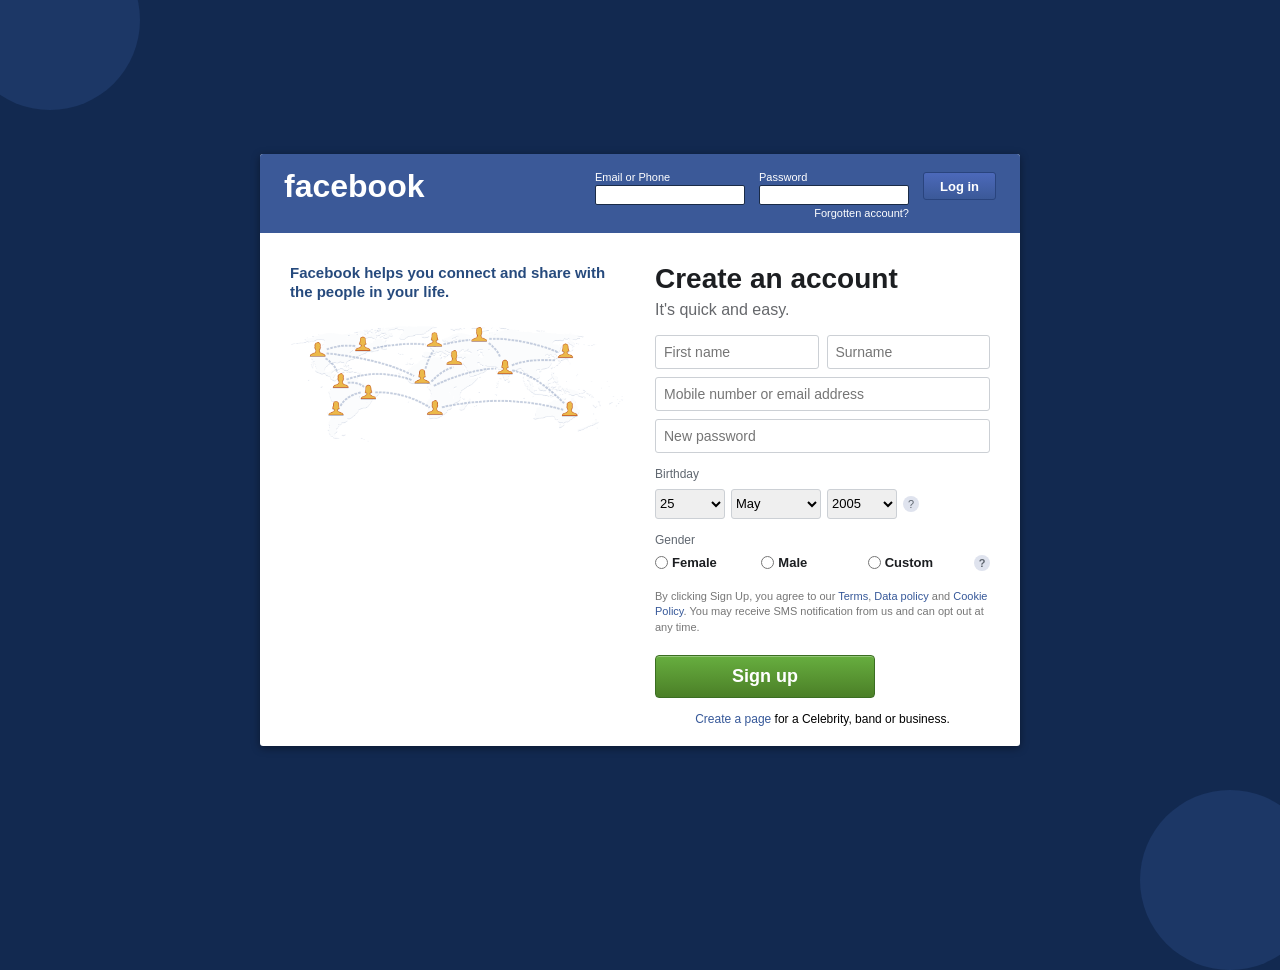
<file: Facebook Login Page Replica/index.html>
<!DOCTYPE html>
<html lang="en">
<head>
<meta charset="UTF-8">
<title>Facebook Replica</title>
<link rel="stylesheet" href="style.css">
</head>
<body>
  <div class="circle tl"></div>
  <div class="circle br"></div>
  <div class="page">
    <div class="header">
      <div class="logo">facebook</div>
      <form class="field-group" id="loginForm">
        <label>Email or Phone</label>
        <input type="text" id="loginEmail">
      </form>
      <div class="field-group">
        <label>Password</label>
        <input type="password" id="loginPassword" form="loginForm">
      </div>
      <button class="login-btn" id="loginBtn" form="loginForm" type="submit">Log in</button>
      <div class="forgot"><a href="#">Forgotten account?</a></div>
    </div>
    <div class="body">
      <div class="left">
        <h1>Facebook helps you connect and share with the people in your life.</h1>
        <img class="world-map" src="welcome_page_map.png" alt="World map showing connections between people">
      </div>
      <div class="right">
        <h2>Create an account</h2>
        <div class="subtitle">It's quick and easy.</div>
        <form class="signup-form" id="signupForm">
          <div class="name-row">
            <input type="text" placeholder="First name" id="firstName" required>
            <input type="text" placeholder="Surname" id="surname" required>
          </div>
          <input type="text" placeholder="Mobile number or email address" id="contact" required>
          <input type="password" placeholder="New password" id="newPassword" required>
          <div class="birthday-label">Birthday</div>
          <div class="birthday-row">
            <select id="birthDay"></select>
            <select id="birthMonth"></select>
            <select id="birthYear"></select>
            <div class="help-icon" title="Why do I need to provide my birthday?">?</div>
          </div>
          <div class="gender-label">Gender</div>
          <div class="gender-row">
            <label><input type="radio" name="gender" value="Female"> Female</label>
            <label><input type="radio" name="gender" value="Male"> Male</label>
            <label><input type="radio" name="gender" value="Custom"> Custom</label>
            <div class="help-icon" title="Why do I need to provide my gender?">?</div>
          </div>
          <div class="terms">
            By clicking Sign Up, you agree to our <a href="#">Terms</a>, <a href="#">Data policy</a> and
            <a href="#">Cookie Policy</a>. You may receive SMS notification from us and can opt out at any time.
          </div>
          <button class="signup-btn" type="submit">Sign up</button>
        </form>
        <div class="create-page"><a href="#">Create a page</a> for a Celebrity, band or business.</div>
      </div>
    </div>
  </div>
  <script src="script.js"></script>
</body>
</html>
</file>
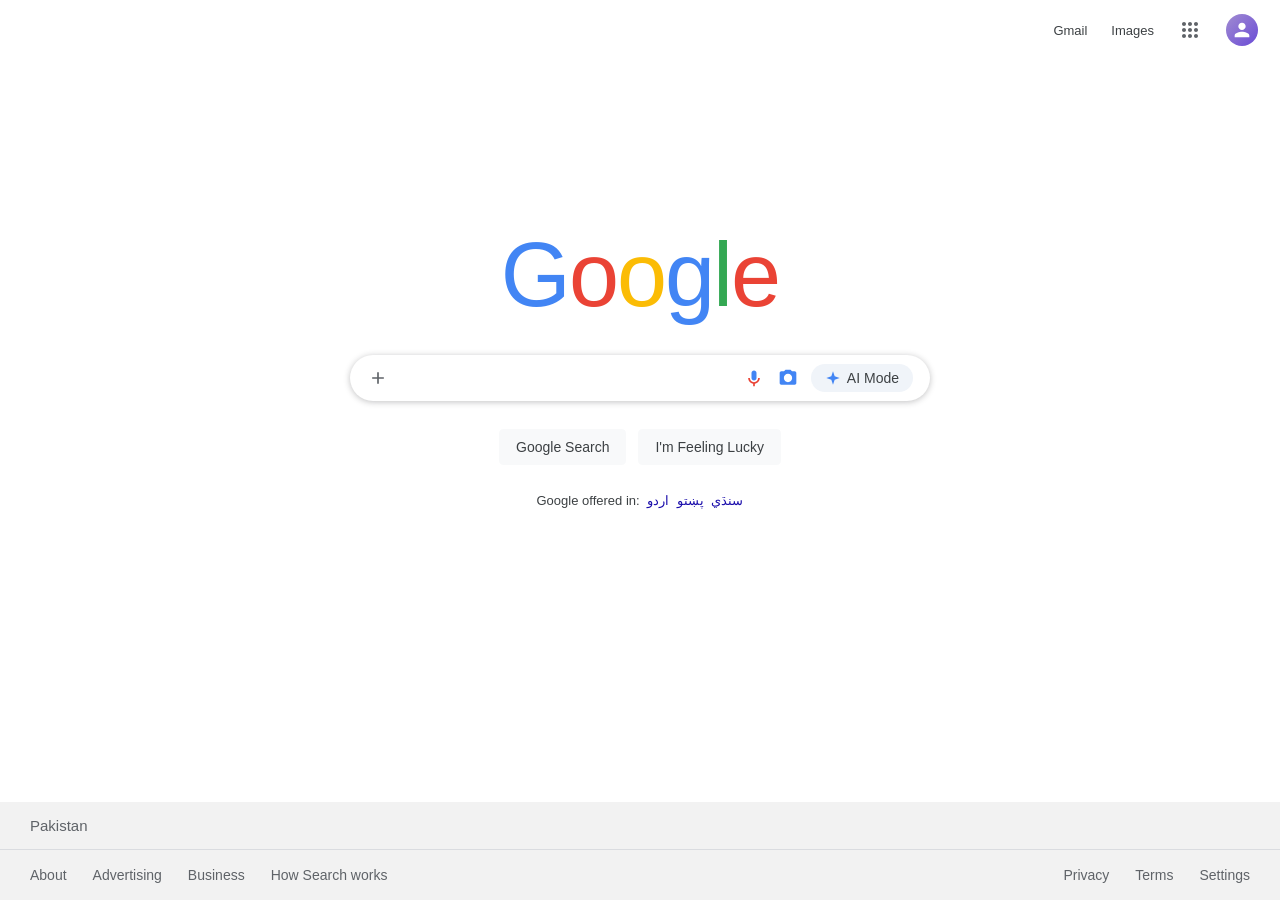
<file: Google Homepage Replica/index.html>
<!DOCTYPE html>
<html lang="en">
<head>
<meta charset="UTF-8">
<title>Google Replica</title>
<link rel="stylesheet" href="style.css">
</head>
<body>
  <div class="topnav">
    <div class="spacer"></div>
    <a href="https://mail.google.com" target="_blank">Gmail</a>
    <a href="https://images.google.com" target="_blank">Images</a>
    <div class="apps-icon" id="appsIcon" title="Google apps">
      <svg viewBox="0 0 24 24"><path d="M12 8c1.1 0 2-.9 2-2s-.9-2-2-2-2 .9-2 2 .9 2 2 2zm0 2c-1.1 0-2 .9-2 2s.9 2 2 2 2-.9 2-2-.9-2-2-2zm0 6c-1.1 0-2 .9-2 2s.9 2 2 2 2-.9 2-2-.9-2-2-2zM6 8c1.1 0 2-.9 2-2s-.9-2-2-2-2 .9-2 2 .9 2 2 2zm0 2c-1.1 0-2 .9-2 2s.9 2 2 2 2-.9 2-2-.9-2-2-2zm0 6c-1.1 0-2 .9-2 2s.9 2 2 2 2-.9 2-2-.9-2-2-2zM18 8c1.1 0 2-.9 2-2s-.9-2-2-2-2 .9-2 2 .9 2 2 2zm0 2c-1.1 0-2 .9-2 2s.9 2 2 2 2-.9 2-2-.9-2-2-2zm0 6c-1.1 0-2 .9-2 2s.9 2 2 2 2-.9 2-2-.9-2-2-2z"/></svg>
    </div>
    <div class="avatar" id="avatar" title="Account">
      <svg viewBox="0 0 24 24" fill="#fff"><path d="M12 12c2.2 0 4-1.8 4-4s-1.8-4-4-4-4 1.8-4 4 1.8 4 4 4zm0 2c-2.7 0-8 1.3-8 4v2h16v-2c0-2.7-5.3-4-8-4z"/></svg>
    </div>
  </div>
  <main>
    <div class="logo">
      <span>G</span><span>o</span><span>o</span><span>g</span><span>l</span><span>e</span>
    </div>
    <form class="search-box" id="searchForm">
      <div class="icon-btn" title="Add">
        <svg viewBox="0 0 24 24"><path fill="#5f6368" d="M19 13h-6v6h-2v-6H5v-2h6V5h2v6h6v2z"/></svg>
      </div>
      <input type="text" id="searchInput" autofocus autocomplete="off">
      <div class="icon-btn" title="Search by voice">
        <svg viewBox="0 0 24 24"><path fill="#4285F4" d="M12 15c1.66 0 3-1.34 3-3V6c0-1.66-1.34-3-3-3S9 4.34 9 6v6c0 1.66 1.34 3 3 3z"/><path fill="#EA4335" d="M17 12c0 2.76-2.24 5-5 5s-5-2.24-5-5H5c0 3.53 2.61 6.43 6 6.92V22h2v-3.08c3.39-.49 6-3.39 6-6.92h-2z"/></svg>
      </div>
      <div class="icon-btn" title="Search by image">
        <svg viewBox="0 0 24 24"><path fill="#4285F4" d="M9 2 7.17 4H4c-1.1 0-2 .9-2 2v12c0 1.1.9 2 2 2h16c1.1 0 2-.9 2-2V6c0-1.1-.9-2-2-2h-3.17L15 2H9zm3 15c-2.76 0-5-2.24-5-5s2.24-5 5-5 5 2.24 5 5-2.24 5-5 5z"/></svg>
      </div>
      <div class="ai-mode" title="AI Mode">
        <svg viewBox="0 0 24 24"><path fill="#4285F4" d="M12 2 9.5 9.5 2 12l7.5 2.5L12 22l2.5-7.5L22 12l-7.5-2.5z"/></svg>
        AI Mode
      </div>
    </form>
    <div class="buttons-row">
      <button type="submit" form="searchForm" class="btn">Google Search</button>
      <button type="button" class="btn" id="luckyBtn">I'm Feeling Lucky</button>
    </div>
    <div class="lang-offer">
      Google offered in:
      <a href="#">سنڌي</a>
      <a href="#">پښتو</a>
      <a href="#">اردو</a>
    </div>
  </main>
  <footer>
    <div class="footer-location">Pakistan</div>
    <div class="footer-links">
      <a href="#">About</a>
      <a href="#">Advertising</a>
      <a href="#">Business</a>
      <a href="#">How Search works</a>
      <div class="push"></div>
      <div class="footer-right">
        <a href="#">Privacy</a>
        <a href="#">Terms</a>
        <a href="#">Settings</a>
      </div>
    </div>
  </footer>
  <script src="script.js"></script>
</body>
</html>
</file>
<file: Facebook Login Page Replica/style.css>
* { margin:0; padding:0; box-sizing:border-box; }
html, body 
{ height:100%; font-family: Helvetica, Arial, sans-serif;}
body 
{ background:#122950;
  display:grid;
  place-items:center;
  min-height:100vh;
  position:relative;
  overflow:hidden;}
.circle 
{ position:absolute;
  border-radius:50%;
  background:#1c3766;}
.circle.tl { width:180px; height:180px; top:-70px; left:-40px; }
.circle.br { width:180px; height:180px; bottom:-70px; right:-40px; }
.page 
{ width:760px;
  max-width:95vw;
  background:#fff;
  border-radius:3px;
  overflow:hidden;
  box-shadow: 0 2px 8px rgba(0,0,0,.4);
  z-index:1;
  display:grid;
  grid-template-rows: auto 1fr;}
.header 
{ background:#3b5998;
  padding:14px 24px;
  display:grid;
  grid-template-columns: 1fr auto auto auto;
  align-items:end;
  column-gap:14px;}
.logo 
{ color:#fff;
  font-size:32px;
  font-weight:700;
  font-style:normal;
  font-family: Arial, Helvetica, sans-serif;
  align-self:center;}
.field-group 
{ display:grid;
  row-gap:2px;
  font-size:11px;
  color:#fff;}
.field-group input 
{ height:20px;
  border:1px solid #1a2b47;
  border-radius:2px;
  padding:2px 4px;
  font-size:12px;
  width:150px;}
.login-btn 
{ align-self:center;
  background: linear-gradient(#4c69ba,#3b5998);
  border:1px solid #29447e;
  color:#fff;
  font-weight:bold;
  font-size:13px;
  border-radius:3px;
  padding:5px 16px;
  cursor:pointer;
  height:28px;}
.login-btn:hover { background: linear-gradient(#5b7bd5,#4c69ba); }
.forgot 
{ grid-column: 2 / 4;
  justify-self:end;
  font-size:11px;
  margin-top:2px;}
.forgot a { color:#fff; text-decoration:none; }
.forgot a:hover { text-decoration:underline; }
.body 
{ padding:30px 30px 20px;
  display:grid;
  grid-template-columns: 1fr 1fr;
  column-gap:30px;}
.left h1 
{ font-size:15px;
  font-weight:700;
  color:#264a7d;
  margin-bottom:20px;
  line-height:1.3;}
.world-map 
{ width:100%;
  max-width:340px;
  height:auto;
  display:block;
  margin-top:10px;}
.right h2 
{ font-size:28px;
  font-weight:700;
  color:#1c1e21;}
.right .subtitle 
{ font-size:16px;
  font-weight:400;
  color:#65676b;
  margin:6px 0 16px;}
.signup-form 
{ display:grid;
  row-gap:8px;}
.name-row 
{ display:grid;
  grid-template-columns: 1fr 1fr;
  column-gap:8px;}
.signup-form input[type="text"],
.signup-form input[type="password"] 
{ height:34px;
  border:1px solid #ccd0d5;
  border-radius:3px;
  padding:0 8px;
  font-size:14px;
  width:100%;}
.birthday-label, .gender-label 
{ font-size:12px;
  font-weight:400;
  color:#606770;
  margin-top:6px;}
.birthday-row 
{ display:grid;
  grid-template-columns: 70px 90px 70px 20px;
  column-gap:6px;
  align-items:center;}
.birthday-row select 
{ height:30px;
  border:1px solid #ccd0d5;
  border-radius:3px;
  font-size:13px;}
.help-icon 
{ width:16px; height:16px;
  border-radius:50%;
  background:#dfe3ee;
  color:#606770;
  font-size:11px;
  display:flex;
  align-items:center;
  justify-content:center;
  cursor:pointer;}
.gender-row 
{ display:grid;
  grid-template-columns: 1fr 1fr 1fr auto;
  align-items:center;
  font-size:13px;
  font-weight:700;
  color:#1c1e21;
  column-gap:4px;}
.gender-row label 
{ display:flex; align-items:center; gap:4px;}
.terms 
{ font-size:11px;
  color:#777;
  margin-top:10px;
  line-height:1.4;}
.terms a { color:#365899; text-decoration:none; }
.terms a:hover { text-decoration:underline; }
.signup-btn 
{ margin-top:12px;
  background: linear-gradient(#67ae3f,#4b7f27);
  border:1px solid #3b6e22;
  color:#fff;
  font-weight:bold;
  font-size:18px;
  border-radius:4px;
  padding:10px 0;
  width:220px;
  cursor:pointer;
  box-shadow: inset 0 1px 0 rgba(255,255,255,.3);}
.signup-btn:hover { background: linear-gradient(#75bb4d,#5a8f34); }
.create-page 
{ font-size:12px;
  font-weight:400;
  color:#000;
  text-align:center;
  margin-top:14px;}
.create-page a 
{ color:#365899;
  font-weight:400;
  text-decoration:none;
  cursor:pointer;}
.create-page a:hover { text-decoration:underline; }
</file>
<file: Google Homepage Replica/style.css>
* { margin:0; padding:0; box-sizing:border-box; }
html, body 
{ height:100%;
  font-family: arial, sans-serif;}
body 
{ display:grid;
  grid-template-rows: 60px 1fr auto;
  grid-template-areas:
    "topnav"
    "main"
    "footer";
  min-height:100vh;
  background:#fff;
  color:#3c4043;}
.topnav 
{ grid-area: topnav;
  display:grid;
  grid-template-columns: 1fr auto auto auto auto;
  align-items:center;
  gap:24px;
  padding: 0 22px;}
.topnav .spacer { grid-column: 1; }
.topnav a 
{ color:#3c4043;
  text-decoration:none;
  font-size:13px;}
.topnav a:hover { text-decoration: underline; }
.apps-icon 
{ width:24px; height:24px;
  cursor:pointer;
  display:flex;
  align-items:center;
  justify-content:center;}
.apps-icon svg { width:24px; height:24px; fill:#5f6368; }
.avatar 
{ width:32px; height:32px;
  border-radius:50%;
  background: linear-gradient(135deg,#a18cd1,#6a4bd6);
  display:flex; align-items:center; justify-content:center;
  cursor:pointer;
  overflow:hidden;}
.avatar svg { width:22px; height:22px; }
main 
{ grid-area: main;
  display:grid;
  justify-items:center;
  align-content:center;
  row-gap:28px;
  padding-bottom: 130px;}
.logo 
{ font-size:90px;
  font-weight:400;
  letter-spacing:-2px;
  user-select:none;}
.logo span:nth-child(1){color:#4285F4;}
.logo span:nth-child(2){color:#EA4335;}
.logo span:nth-child(3){color:#FBBC05;}
.logo span:nth-child(4){color:#4285F4;}
.logo span:nth-child(5){color:#34A853;}
.logo span:nth-child(6){color:#EA4335;}
.search-box 
{ width:580px;
  max-width:90vw;
  height:46px;
  border:1px solid #dfe1e5;
  border-radius:24px;
  display:grid;
  grid-template-columns: auto 1fr auto auto auto;
  align-items:center;
  gap:12px;
  padding: 0 16px;
  box-shadow: none;}
.search-box:hover, .search-box:focus-within 
{box-shadow: 0 1px 6px rgba(32,33,36,.28);
border-color: rgba(223,225,229,0);}
.search-box input 
{ border:none;
  outline:none;
  font-size:16px;
  height:100%;
  width:100%;}
.icon-btn 
{ width:22px; height:22px;
  display:flex; align-items:center; justify-content:center;
  cursor:pointer;}
.icon-btn svg { width:20px; height:20px; }
.ai-mode 
{ display:flex;
  align-items:center;
  gap:6px;
  background:#f0f4f9;
  border-radius:20px;
  padding:6px 14px;
  font-size:14px;
  color:#3c4043;
  cursor:pointer;
  white-space:nowrap;}
.ai-mode svg { width:16px; height:16px; }
.buttons-row 
{ display:grid;
  grid-auto-flow: column;
  gap:12px;}
.btn 
{ background:#f8f9fa;
  border:1px solid #f8f9fa;
  border-radius:4px;
  color:#3c4043;
  font-size:14px;
  padding:0 16px;
  height:36px;
  cursor:pointer;}
.btn:hover 
{ box-shadow: 0 1px 1px rgba(0,0,0,.1);
  border-color:#dadce0;
  color:#202124;}
.lang-offer 
{ font-size:13px;
  color:#3c4043;}
.lang-offer a 
{ color:#1a0dab;
  text-decoration:none;
  margin-left:4px;}
.lang-offer a:hover { text-decoration:underline; }
footer 
{ grid-area: footer;
  background:#f2f2f2;}
.footer-location 
{ padding:15px 30px;
  font-size:15px;
  color:#5f6368;
  border-bottom:1px solid #dadce0;}
.footer-links 
{ display:grid;
  grid-template-columns: auto auto auto auto 1fr auto auto auto;
  align-items:center;
  gap:26px;
  padding:0 30px;
  height:50px;
  font-size:14px;}
.footer-links .push { grid-column: 5; }
.footer-links a 
{ color:#5f6368;
  text-decoration:none;}
.footer-links a:hover { text-decoration:underline; }
.footer-right 
{ grid-column: 6 / 9;
  display:grid;
  grid-auto-flow:column;
  gap:26px;
  justify-content:end;}
</file>
